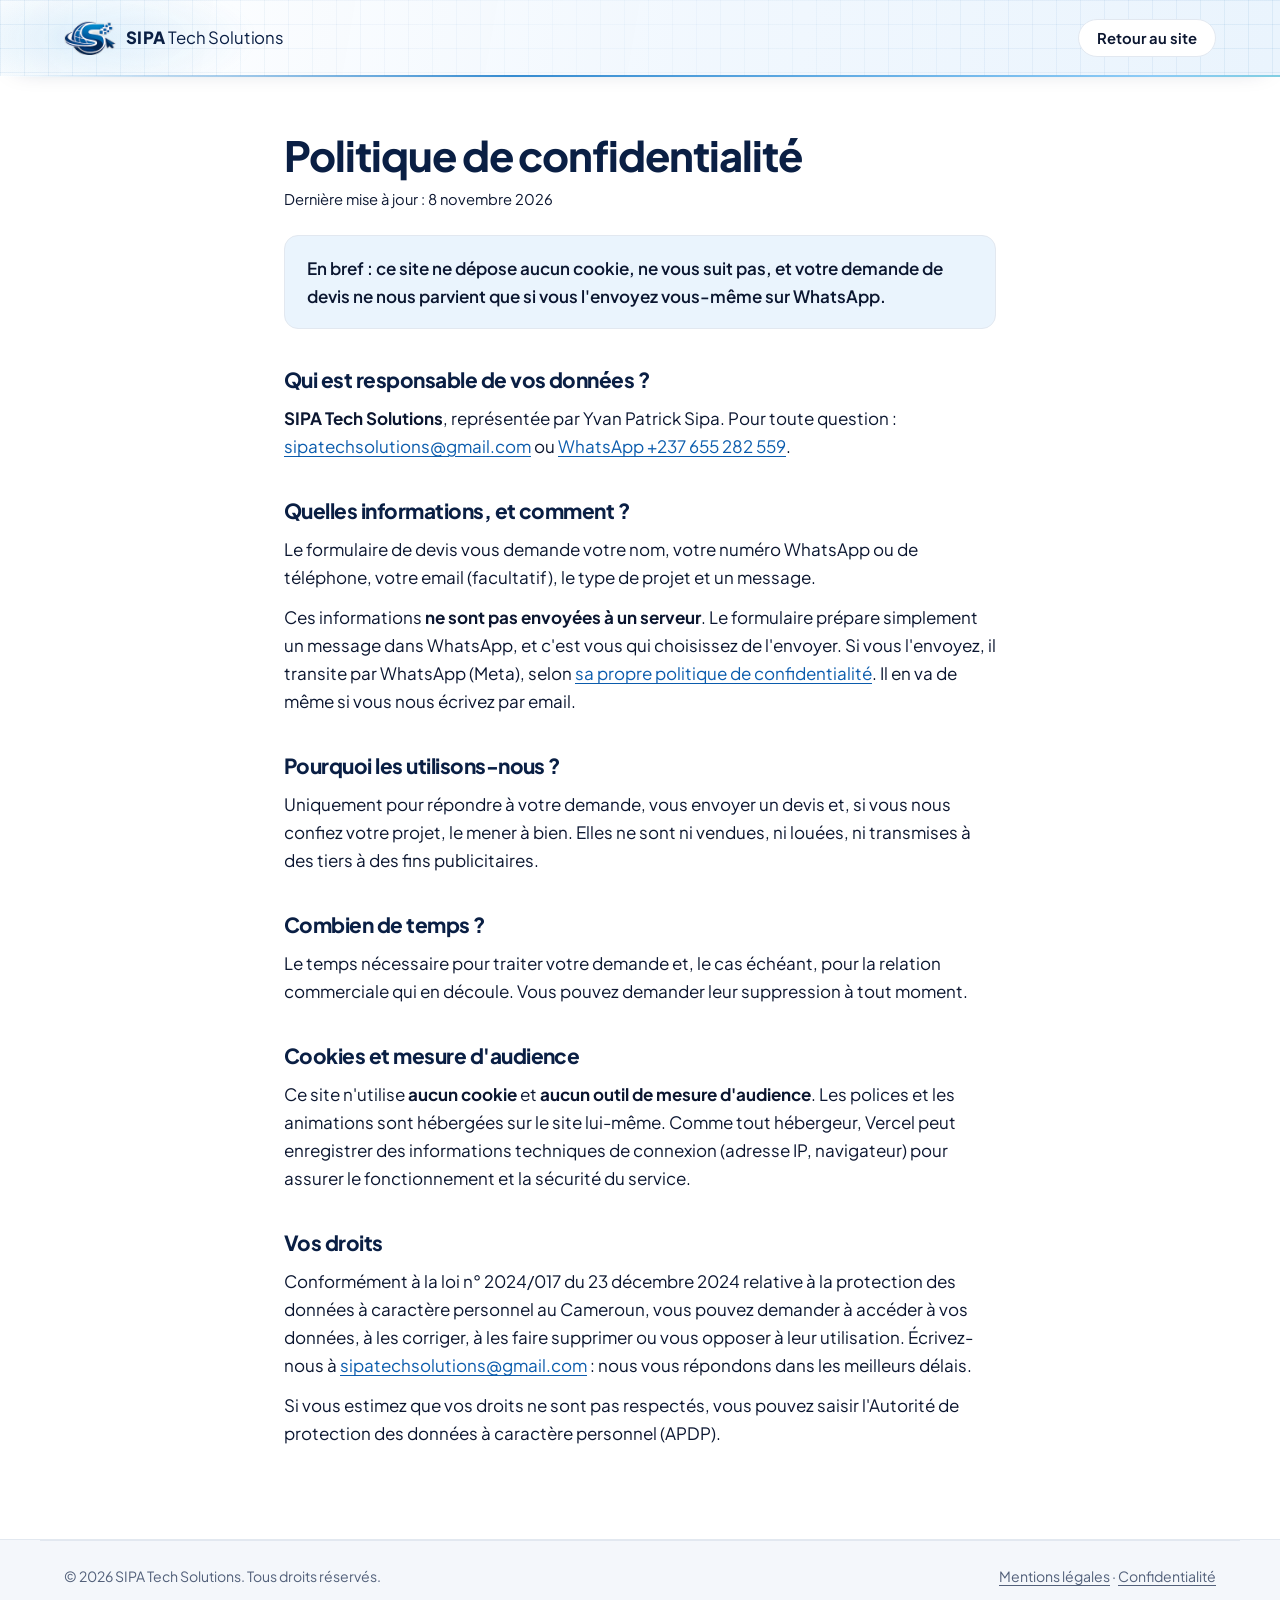
<file: confidentialite.html>
<!DOCTYPE html>
<html lang="fr">
<head>
  <meta charset="UTF-8" />
  <meta name="viewport" content="width=device-width, initial-scale=1.0" />
  <title>Politique de confidentialité — SIPA Tech Solutions</title>
  <meta name="description" content="Comment SIPA Tech Solutions traite les informations que vous lui transmettez." />
  <link rel="canonical" href="https://sipatechsolutions.vercel.app/confidentialite.html" />
  <link rel="icon" type="image/png" sizes="32x32" href="assets/brand/icon-32.png" />
  <link rel="stylesheet" href="styles.css" />
</head>
<body class="legal-body">
  <header class="site-header scrolled">
    <div class="container header-inner">
      <a href="./" class="brand" aria-label="SIPA Tech Solutions — accueil">
        <img src="assets/brand/logo-icon.png" alt="" class="brand-icon" width="58" height="39" />
        <span class="brand-text"><strong>SIPA</strong> Tech Solutions</span>
      </a>
      <a href="./" class="btn btn-ghost btn-sm">Retour au site</a>
    </div>
  </header>

  <main class="container legal">
    <h1>Politique de confidentialité</h1>
    <p class="legal-date">Dernière mise à jour : 8 novembre 2026</p>

    <p class="legal-lead">En bref : ce site ne dépose aucun cookie, ne vous suit pas, et votre demande de devis ne nous parvient que si vous l'envoyez vous-même sur WhatsApp.</p>

    <h2>Qui est responsable de vos données&nbsp;?</h2>
    <p><strong>SIPA Tech Solutions</strong>, représentée par Yvan Patrick Sipa. Pour toute question : <a href="mailto:sipatechsolutions@gmail.com">sipatechsolutions@gmail.com</a> ou <a href="https://wa.me/237655282559">WhatsApp +237 655 282 559</a>.</p>

    <h2>Quelles informations, et comment&nbsp;?</h2>
    <p>Le formulaire de devis vous demande votre nom, votre numéro WhatsApp ou de téléphone, votre email (facultatif), le type de projet et un message.</p>
    <p>Ces informations <strong>ne sont pas envoyées à un serveur</strong>. Le formulaire prépare simplement un message dans WhatsApp, et c'est vous qui choisissez de l'envoyer. Si vous l'envoyez, il transite par WhatsApp (Meta), selon <a href="https://www.whatsapp.com/legal/privacy-policy" rel="noopener">sa propre politique de confidentialité</a>. Il en va de même si vous nous écrivez par email.</p>

    <h2>Pourquoi les utilisons-nous&nbsp;?</h2>
    <p>Uniquement pour répondre à votre demande, vous envoyer un devis et, si vous nous confiez votre projet, le mener à bien. Elles ne sont ni vendues, ni louées, ni transmises à des tiers à des fins publicitaires.</p>

    <h2>Combien de temps&nbsp;?</h2>
    <p>Le temps nécessaire pour traiter votre demande et, le cas échéant, pour la relation commerciale qui en découle. Vous pouvez demander leur suppression à tout moment.</p>

    <h2>Cookies et mesure d'audience</h2>
    <p>Ce site n'utilise <strong>aucun cookie</strong> et <strong>aucun outil de mesure d'audience</strong>. Les polices et les animations sont hébergées sur le site lui-même. Comme tout hébergeur, Vercel peut enregistrer des informations techniques de connexion (adresse IP, navigateur) pour assurer le fonctionnement et la sécurité du service.</p>

    <h2>Vos droits</h2>
    <p>Conformément à la loi n° 2024/017 du 23 décembre 2024 relative à la protection des données à caractère personnel au Cameroun, vous pouvez demander à accéder à vos données, à les corriger, à les faire supprimer ou vous opposer à leur utilisation. Écrivez-nous à <a href="mailto:sipatechsolutions@gmail.com">sipatechsolutions@gmail.com</a> : nous vous répondons dans les meilleurs délais.</p>
    <p>Si vous estimez que vos droits ne sont pas respectés, vous pouvez saisir l'Autorité de protection des données à caractère personnel (APDP).</p>
  </main>

  <footer class="site-footer">
    <div class="container footer-bottom">
      <span>© 2026 SIPA Tech Solutions. Tous droits réservés.</span>
      <span class="footer-legal"><a href="mentions-legales.html">Mentions légales</a> · <a href="confidentialite.html">Confidentialité</a></span>
    </div>
  </footer>
</body>
</html>
</file>
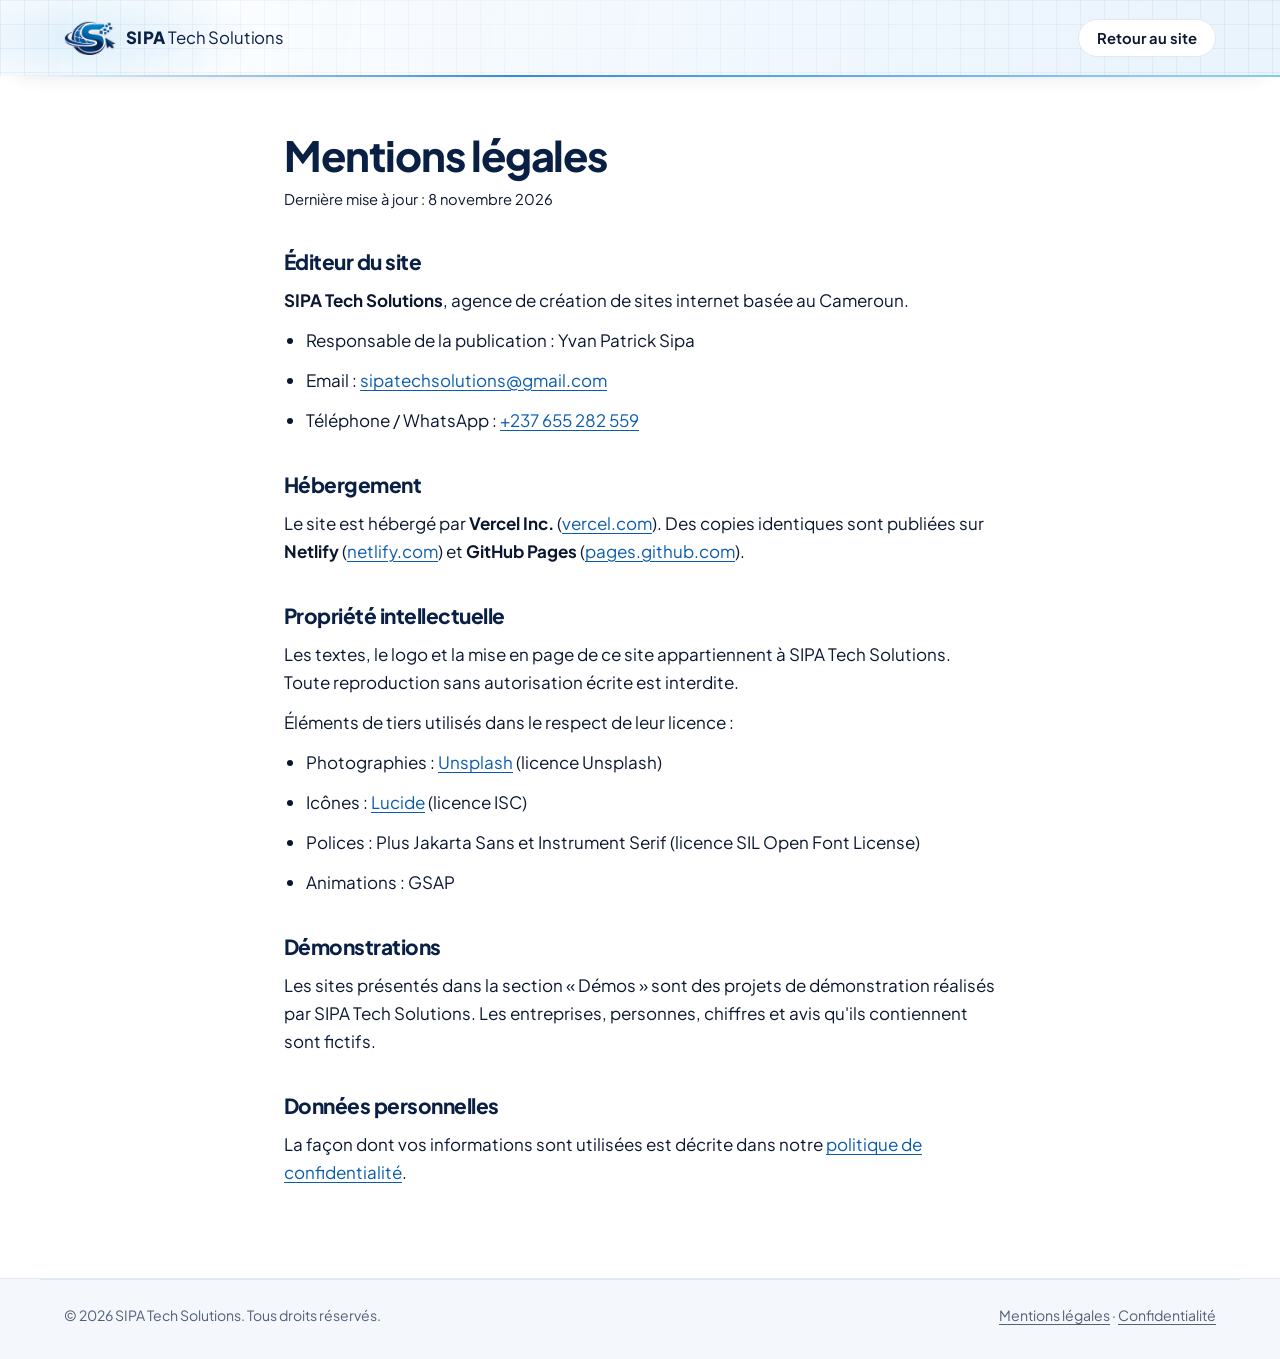
<file: mentions-legales.html>
<!DOCTYPE html>
<html lang="fr">
<head>
  <meta charset="UTF-8" />
  <meta name="viewport" content="width=device-width, initial-scale=1.0" />
  <title>Mentions légales — SIPA Tech Solutions</title>
  <meta name="description" content="Mentions légales du site de SIPA Tech Solutions, agence web au Cameroun." />
  <link rel="canonical" href="https://sipatechsolutions.vercel.app/mentions-legales.html" />
  <link rel="icon" type="image/png" sizes="32x32" href="assets/brand/icon-32.png" />
  <link rel="stylesheet" href="styles.css" />
</head>
<body class="legal-body">
  <header class="site-header scrolled">
    <div class="container header-inner">
      <a href="./" class="brand" aria-label="SIPA Tech Solutions — accueil">
        <img src="assets/brand/logo-icon.png" alt="" class="brand-icon" width="58" height="39" />
        <span class="brand-text"><strong>SIPA</strong> Tech Solutions</span>
      </a>
      <a href="./" class="btn btn-ghost btn-sm">Retour au site</a>
    </div>
  </header>

  <main class="container legal">
    <h1>Mentions légales</h1>
    <p class="legal-date">Dernière mise à jour : 8 novembre 2026</p>

    <h2>Éditeur du site</h2>
    <p><strong>SIPA Tech Solutions</strong>, agence de création de sites internet basée au Cameroun.</p>
    <ul>
      <li>Responsable de la publication : Yvan Patrick Sipa</li>
      <li>Email : <a href="mailto:sipatechsolutions@gmail.com">sipatechsolutions@gmail.com</a></li>
      <li>Téléphone / WhatsApp : <a href="https://wa.me/237655282559">+237 655 282 559</a></li>
    </ul>

    <h2>Hébergement</h2>
    <p>Le site est hébergé par <strong>Vercel Inc.</strong> (<a href="https://vercel.com" rel="noopener">vercel.com</a>). Des copies identiques sont publiées sur <strong>Netlify</strong> (<a href="https://www.netlify.com" rel="noopener">netlify.com</a>) et <strong>GitHub Pages</strong> (<a href="https://pages.github.com" rel="noopener">pages.github.com</a>).</p>

    <h2>Propriété intellectuelle</h2>
    <p>Les textes, le logo et la mise en page de ce site appartiennent à SIPA Tech Solutions. Toute reproduction sans autorisation écrite est interdite.</p>
    <p>Éléments de tiers utilisés dans le respect de leur licence :</p>
    <ul>
      <li>Photographies : <a href="https://unsplash.com/license" rel="noopener">Unsplash</a> (licence Unsplash)</li>
      <li>Icônes : <a href="https://lucide.dev" rel="noopener">Lucide</a> (licence ISC)</li>
      <li>Polices : Plus Jakarta Sans et Instrument Serif (licence SIL Open Font License)</li>
      <li>Animations : GSAP</li>
    </ul>

    <h2>Démonstrations</h2>
    <p>Les sites présentés dans la section « Démos » sont des projets de démonstration réalisés par SIPA Tech Solutions. Les entreprises, personnes, chiffres et avis qu'ils contiennent sont fictifs.</p>

    <h2>Données personnelles</h2>
    <p>La façon dont vos informations sont utilisées est décrite dans notre <a href="confidentialite.html">politique de confidentialité</a>.</p>
  </main>

  <footer class="site-footer">
    <div class="container footer-bottom">
      <span>© 2026 SIPA Tech Solutions. Tous droits réservés.</span>
      <span class="footer-legal"><a href="mentions-legales.html">Mentions légales</a> · <a href="confidentialite.html">Confidentialité</a></span>
    </div>
  </footer>
</body>
</html>
</file>
<file: styles.css>
/* ========================================================================
   SIPA Tech Solutions — feuille de style (refonte v2)
   Thème clair, palette tirée du logo, polices auto-hébergées.
   ===================================================================== */

/* ---------- Polices ---------- */
@font-face {
  font-family: 'Plus Jakarta Sans'; font-style: normal; font-weight: 200 800;
  font-display: swap; src: url('assets/fonts/plus-jakarta-sans.woff2') format('woff2');
}
@font-face {
  font-family: 'Instrument Serif'; font-style: italic; font-weight: 400;
  font-display: swap; src: url('assets/fonts/instrument-serif-italic.woff2') format('woff2');
}
@font-face {
  font-family: 'JetBrains Mono'; font-style: normal; font-weight: 100 800;
  font-display: swap; src: url('assets/fonts/jetbrains-mono.woff2') format('woff2');
}

/* ---------- Jetons ---------- */
:root {
  /* Couleurs du logo */
  --navy:    #0a1f44;
  --navy-2:  #0f2c5c;
  --blue:    #0b5cad;
  --blue-2:  #1478c8;
  --sky:     #3aa0e6;
  --sky-50:  #eaf4fd;

  --bg:      #ffffff;
  --tint:    #f4f7fb;
  --ink:     #0b1630;
  --muted:   #52607a;
  --line:    #e2e8f0;
  --wa:      #1fae5b;
  --wa-dark: #178a48;

  --radius:    22px;
  --radius-sm: 14px;
  --shadow-sm: 0 1px 2px rgba(10,31,68,.06), 0 4px 14px -6px rgba(10,31,68,.10);
  --shadow:    0 2px 4px rgba(10,31,68,.04), 0 24px 60px -24px rgba(10,31,68,.28);
  --maxw:      1200px;
  --ease:      cubic-bezier(.22,.61,.36,1);
  --font:      'Plus Jakarta Sans', system-ui, -apple-system, 'Segoe UI', sans-serif;
  --serif:     'Instrument Serif', Georgia, serif;
  --mono:      'JetBrains Mono', ui-monospace, 'Cascadia Code', Consolas, monospace;
  --glow:      linear-gradient(110deg, #7cc4f5 0%, #3aa0e6 40%, #34d27b 100%);
}

/* ---------- Base ---------- */
*, *::before, *::after { box-sizing: border-box; }
* { margin: 0; padding: 0; }
html { scroll-behavior: smooth; scroll-padding-top: 84px; }
body {
  font-family: var(--font); font-size: 1.0625rem; line-height: 1.65;
  color: var(--ink); background: var(--bg);
  -webkit-font-smoothing: antialiased; overflow-x: hidden;
}
img { max-width: 100%; height: auto; display: block; }
a { color: inherit; text-decoration: none; }
ul, ol { list-style: none; }
h1, h2, h3, h4 { line-height: 1.1; letter-spacing: -0.025em; font-weight: 750; }
em { font-family: var(--serif); font-style: italic; font-weight: 400; letter-spacing: 0; color: var(--blue); }
strong { font-weight: 700; }
:focus-visible { outline: 3px solid var(--sky); outline-offset: 3px; border-radius: 6px; }

.container { width: 100%; max-width: var(--maxw); margin-inline: auto; padding-inline: 24px; }
.ic { width: 1.15em; height: 1.15em; flex: none; }

.skip-link { position: absolute; left: 16px; top: -60px; z-index: 2000; background: var(--navy); color: #fff;
  padding: 10px 16px; border-radius: 10px; transition: top .2s; }
.skip-link:focus { top: 16px; }

.scroll-progress { position: fixed; inset: 0 auto auto 0; height: 3px; width: 0; z-index: 1001;
  background: linear-gradient(90deg, var(--blue), var(--sky)); }

/* ---------- Boutons ---------- */
.btn { display: inline-flex; align-items: center; justify-content: center; gap: .55em;
  font: 650 1rem/1 var(--font); padding: 15px 24px; border-radius: 999px; border: 1.5px solid transparent;
  cursor: pointer; transition: transform .25s var(--ease), box-shadow .25s var(--ease), background .25s, color .25s, border-color .25s;
  white-space: nowrap; }
.btn:hover { transform: translateY(-2px); }
.btn:active { transform: translateY(0); }
.btn-sm { padding: 11px 18px; font-size: .925rem; }
.btn-block { width: 100%; }
.btn-primary { background: var(--blue); color: #fff; box-shadow: 0 10px 24px -10px rgba(11,92,173,.7); }
.btn-primary:hover { background: var(--navy-2); }
.btn-ghost { background: #fff; color: var(--ink); border-color: var(--line); }
.btn-ghost:hover { border-color: var(--ink); }
.btn-wa { background: var(--wa); color: #fff; box-shadow: 0 10px 24px -10px rgba(31,174,91,.75); }
.btn-wa:hover { background: var(--wa-dark); }
.btn .ic { transition: transform .25s var(--ease); }
.btn-ghost:hover .ic, .btn-primary:hover .ic { transform: translateX(3px); }

/* ---------- En-tête ---------- */
.site-header { position: sticky; top: 0; z-index: 1000; background: rgba(255,255,255,.82);
  backdrop-filter: saturate(1.6) blur(14px); -webkit-backdrop-filter: saturate(1.6) blur(14px);
  border-bottom: 1px solid transparent; transition: border-color .3s, box-shadow .3s; }
.site-header.scrolled { border-color: var(--line); box-shadow: 0 6px 24px -18px rgba(10,31,68,.35); }
.header-inner { display: flex; align-items: center; justify-content: space-between; height: 76px; gap: 24px; }
.brand { display: flex; align-items: center; gap: 10px; }
.brand-icon { width: 52px; height: auto; }
.brand-text { font-size: 1.05rem; color: var(--navy); letter-spacing: -.01em; white-space: nowrap; }
.brand-text strong { font-weight: 800; letter-spacing: .02em; }
.nav { display: flex; align-items: center; gap: 30px; font-weight: 550; font-size: .97rem; color: var(--muted); }
.nav a:not(.btn) { position: relative; transition: color .2s; }
.nav a:not(.btn):hover { color: var(--ink); }
.nav a:not(.btn)::after { content: ''; position: absolute; left: 0; right: 0; bottom: -6px; height: 2px; border-radius: 2px;
  background: var(--blue); transform: scaleX(0); transition: transform .25s var(--ease); }
.nav a:not(.btn):hover::after, .nav a.active::after { transform: scaleX(1); }
.nav a.active { color: var(--ink); }
.menu-toggle { display: none; width: 44px; height: 44px; border: 1px solid var(--line); background: #fff; border-radius: 12px;
  cursor: pointer; flex-direction: column; justify-content: center; align-items: center; gap: 6px; }
.menu-toggle span { display: block; width: 18px; height: 2px; background: var(--ink); border-radius: 2px; transition: transform .3s var(--ease); }
.menu-toggle.open span:first-child { transform: translateY(4px) rotate(45deg); }
.menu-toggle.open span:last-child { transform: translateY(-4px) rotate(-45deg); }

/* ---------- Hero ---------- */
.hero { position: relative; isolation: isolate; padding: 88px 0 112px; overflow: hidden; color: #fff; }
.hero-bg { position: absolute; inset: 0; z-index: -1;
  background:
    linear-gradient(100deg, rgba(8,24,54,.96) 0%, rgba(10,31,68,.88) 42%, rgba(10,31,68,.55) 75%, rgba(10,31,68,.35) 100%),
    url('assets/photos/hero.webp') center 30% / cover no-repeat; }
.hero-bg::after { content: ''; position: absolute; inset: 0;
  background: radial-gradient(700px 420px at 80% 30%, rgba(58,160,230,.28), transparent 70%); }
.hero-grid { display: grid; grid-template-columns: 1.02fr 1fr; gap: 56px; align-items: center; }
.pill { display: inline-flex; align-items: center; gap: 10px; padding: 7px 14px 7px 10px; border-radius: 999px;
  background: rgba(255,255,255,.1); border: 1px solid rgba(255,255,255,.22); font-size: .87rem; font-weight: 600; color: #fff;
  backdrop-filter: blur(8px); -webkit-backdrop-filter: blur(8px); }
.pill-dot { width: 8px; height: 8px; border-radius: 50%; background: #34d27b; box-shadow: 0 0 0 4px rgba(52,210,123,.25); }
.hero-title { font-size: clamp(2.3rem, 4.6vw, 3.6rem); margin: 22px 0 20px; color: #fff; }
.hero-title em { font-size: 1.08em; color: #7cc4f5; }
.hero-lead { font-size: 1.15rem; color: #c9d6ea; max-width: 34em; }
.hero-cta { display: flex; flex-wrap: wrap; gap: 12px; margin: 32px 0 26px; }
.hero .btn-ghost { background: rgba(255,255,255,.08); color: #fff; border-color: rgba(255,255,255,.35); }
.hero .btn-ghost:hover { background: #fff; color: var(--navy); border-color: #fff; }
.hero-proof { display: flex; flex-wrap: wrap; gap: 10px 22px; font-size: .94rem; font-weight: 600; color: #e6eef9; }
.hero-proof li { display: flex; align-items: center; gap: 7px; }
.hero-proof .ic { color: #34d27b; width: 1.05em; height: 1.05em; stroke-width: 3; }

.hero-visual { position: relative; aspect-ratio: 1 / .86; }
.browser { position: absolute; border-radius: 16px; overflow: hidden; background: #fff; border: 1px solid var(--line); box-shadow: var(--shadow); }
.browser img { width: 100%; aspect-ratio: 16/10; object-fit: cover; object-position: top; }
.browser-bar { display: flex; align-items: center; gap: 6px; padding: 10px 14px; background: #f3f6fa; border-bottom: 1px solid var(--line); }
.browser-bar i { width: 10px; height: 10px; border-radius: 50%; background: #d4dbe5; }
.browser-bar i:first-child { background: #ff6159; } .browser-bar i:nth-child(2) { background: #ffbd2e; } .browser-bar i:nth-child(3) { background: #28c940; }
.browser-bar span { margin-left: 12px; flex: 1; max-width: 240px; font-size: .75rem; color: var(--muted); background: #fff; border: 1px solid var(--line);
  border-radius: 999px; padding: 3px 12px; }
.browser-back { width: 78%; right: 0; top: 0; transform: rotate(2.5deg); opacity: .95; }
.browser-front { width: 84%; left: 0; bottom: 0; }
.float-chip { position: absolute; display: flex; align-items: center; gap: 8px; padding: 10px 16px; border-radius: 14px; background: #fff;
  border: 1px solid var(--line); box-shadow: var(--shadow); font-size: .88rem; font-weight: 650; color: var(--navy); white-space: nowrap; }
.float-chip .ic { color: var(--blue); }
.chip-a { left: -18px; top: 18%; animation: floaty 6s ease-in-out infinite; }
.chip-b { right: -10px; bottom: 12%; animation: floaty 7s ease-in-out -2s infinite; }
@keyframes floaty { 50% { transform: translateY(-10px); } }

/* ---------- Bande défilante ---------- */
.marquee { overflow: hidden; border-block: 1px solid var(--line); background: var(--navy); color: #fff; padding: 18px 0; }
.marquee-track { display: flex; width: max-content; animation: marquee 38s linear infinite; }
.marquee span { display: flex; align-items: center; font-weight: 650; font-size: 1.05rem; letter-spacing: .01em; padding-right: 48px; white-space: nowrap; }
.marquee span::after { content: '✦'; color: var(--sky); margin-left: 48px; font-size: .8em; }
@keyframes marquee { to { transform: translateX(-50%); } }

/* ---------- Sections ---------- */
.section { padding: 112px 0; position: relative; }
.section-tint { background: var(--tint); }
.section-dark { background: var(--navy); color: #fff; }
/* Sections avec photo de fond voilée */
.section-photo { isolation: isolate; }
.section-photo::before { content: ''; position: absolute; inset: 0; z-index: -1;
  background: linear-gradient(180deg, rgba(10,31,68,.93), rgba(8,24,54,.88)), var(--bg) center / cover no-repeat; }
.section-photo-light::before {
  background: linear-gradient(180deg, rgba(244,247,251,.93), rgba(244,247,251,.86) 50%, rgba(244,247,251,.95)), var(--bg) center / cover no-repeat; }
.section-head { max-width: 720px; margin: 0 auto 60px; text-align: center; }
.section-head-left { text-align: left; margin: 0 0 40px; }
.kicker { display: inline-block; font-size: .8rem; font-weight: 750; letter-spacing: .14em; text-transform: uppercase; color: var(--blue); margin-bottom: 14px; }
.section-head h2 { font-size: clamp(2rem, 4vw, 3.1rem); color: var(--navy); margin-bottom: 16px; }
.section-head p { color: var(--muted); font-size: 1.08rem; }
.section-head .btn { margin-top: 26px; }
.section-dark .section-head h2 { color: #fff; }
.section-dark .section-head p { color: #b6c4dc; }
.section-dark .kicker, .section-dark em { color: var(--sky); }

/* ---------- Services (bento) ---------- */
.bento { display: grid; grid-template-columns: repeat(3, 1fr); gap: 20px; }
.tile { position: relative; padding: 32px; border-radius: var(--radius); background: #fff; border: 1px solid var(--line);
  transition: transform .35s var(--ease), box-shadow .35s var(--ease), border-color .35s; overflow: hidden; }
.tile:hover { transform: translateY(-4px); box-shadow: var(--shadow); border-color: transparent; }
.tile-wide { grid-column: span 2; display: grid; grid-template-columns: 1.2fr 1fr; gap: 28px; padding: 0; background: linear-gradient(135deg, var(--sky-50), #fff 70%); }
.tile-wide .tile-body { padding: 36px 0 36px 36px; display: flex; flex-direction: column; justify-content: center; }
.tile-img { position: relative; overflow: hidden; min-height: 300px; }
.tile-img img, .tile-media img { width: 100%; height: 100%; object-fit: cover; transition: transform .8s var(--ease); }
.tile-img img { position: absolute; inset: 0; }
.tile:hover .tile-img img, .tile:hover .tile-media img { transform: scale(1.05); }
/* Cartes avec photo en tête */
.tile-photo { padding: 0; display: flex; flex-direction: column; }
.tile-media { aspect-ratio: 16 / 10; overflow: hidden; }
.tile-photo .tile-body { position: relative; padding: 0 28px 30px; }
.tile-photo .tile-ico { margin: -26px 0 18px; background: #fff; box-shadow: var(--shadow-sm); border: 1px solid var(--line); position: relative; }
/* Bandeau maintenance avec photo à droite */
.tile-band { position: relative; overflow: hidden; }
.tile-band > *:not(.tile-band-bg) { position: relative; z-index: 1; }
.tile-band-bg { position: absolute; top: 0; right: 0; width: 46%; height: 100%; max-width: none; object-fit: cover;
  -webkit-mask-image: linear-gradient(90deg, transparent, #000 45%); mask-image: linear-gradient(90deg, transparent, #000 45%); }
.tile-band > div { max-width: 44%; }
.tile-band .btn { margin-right: auto; }
.tile-ico { display: grid; place-items: center; width: 52px; height: 52px; border-radius: 15px; margin-bottom: 22px;
  background: var(--sky-50); color: var(--blue); }
.tile-ico .ic { width: 26px; height: 26px; }
.tile-wide .tile-ico { background: #fff; box-shadow: var(--shadow-sm); }
.tile h3 { font-size: 1.3rem; margin-bottom: 10px; color: var(--navy); }
.tile-wide h3 { font-size: 1.7rem; }
.tile p { color: var(--muted); font-size: 1rem; }
.tile-band { grid-column: 1 / -1; display: flex; align-items: center; gap: 24px; background: linear-gradient(90deg, var(--sky-50), #fff 60%); }
.tile-band .tile-ico { margin: 0; flex: none; }
.tile-band > div { flex: 1; }
.tile-band p { max-width: 46em; }
.tags { display: flex; flex-wrap: wrap; gap: 8px; margin-top: 20px; }
.tags li { font-size: .82rem; font-weight: 650; color: var(--navy); background: #fff; border: 1px solid var(--line); border-radius: 999px; padding: 5px 12px; }

/* ---------- Pour qui ---------- */
.segments { display: grid; grid-template-columns: repeat(3, 1fr); gap: 20px; }
/* Carte photo : image en fond, degrade sombre en bas, texte blanc */
.segment { position: relative; isolation: isolate; overflow: hidden; display: flex; flex-direction: column; justify-content: flex-end; gap: 14px;
  min-height: 300px; padding: 26px; border-radius: var(--radius); color: #fff; background: var(--navy);
  box-shadow: var(--shadow-sm); transition: transform .4s var(--ease), box-shadow .4s var(--ease); }
.segment::after { content: ''; position: absolute; inset: 0; z-index: -1;
  background: linear-gradient(180deg, rgba(8,24,54,.05) 0%, rgba(8,24,54,.35) 40%, rgba(8,24,54,.92) 100%); transition: background .4s var(--ease); }
.segment-img { position: absolute; inset: 0; z-index: -2; width: 100%; height: 100%; object-fit: cover; transition: transform 1s var(--ease); }
.segment:hover { transform: translateY(-6px); box-shadow: var(--shadow); }
.segment:hover .segment-img { transform: scale(1.07); }
.segment:hover::after { background: linear-gradient(180deg, rgba(11,92,173,.15) 0%, rgba(8,24,54,.45) 40%, rgba(8,24,54,.95) 100%); }
.segment .tile-ico { margin: 0; flex: none; width: 46px; height: 46px; background: rgba(255,255,255,.16); color: #fff;
  border: 1px solid rgba(255,255,255,.3); backdrop-filter: blur(8px); -webkit-backdrop-filter: blur(8px); }
.segment h3 { font-size: 1.25rem; color: #fff; margin-bottom: 6px; }
.segment p { color: #dbe5f3; font-size: .96rem; }

/* ---------- Démos ---------- */
.demos { display: grid; grid-template-columns: repeat(2, 1fr); gap: 24px; }
.demo { display: flex; flex-direction: column; border-radius: var(--radius); background: #fff; border: 1px solid var(--line); overflow: hidden;
  transition: transform .35s var(--ease), box-shadow .35s var(--ease); }
.demo:hover { transform: translateY(-6px); box-shadow: var(--shadow); }
.demo-lg { grid-column: span 2; }
.demo-frame { overflow: hidden; background: var(--tint); border-bottom: 1px solid var(--line); }
.demo-frame img { width: 100%; aspect-ratio: 16/10; object-fit: cover; object-position: top; transition: transform .8s var(--ease); }
.demo-lg .demo-frame img { aspect-ratio: 16/8; }
.demo:hover .demo-frame img { transform: scale(1.035); }
.demo-info { display: flex; align-items: center; justify-content: space-between; gap: 20px; padding: 22px 26px 26px; }
.demo-cat { font-size: .8rem; font-weight: 700; color: var(--blue); letter-spacing: .04em; }
.demo h3 { font-size: 1.35rem; color: var(--navy); margin: 4px 0 6px; }
.demo p { color: var(--muted); font-size: .97rem; }
.demo-go { display: grid; place-items: center; flex: none; width: 48px; height: 48px; border-radius: 50%; border: 1px solid var(--line); color: var(--navy);
  transition: background .3s, color .3s, transform .3s var(--ease); }
.demo:hover .demo-go { background: var(--blue); color: #fff; border-color: var(--blue); transform: rotate(45deg); }

/* ---------- Engagements ---------- */
.why { display: grid; grid-template-columns: .9fr 1.1fr; gap: 72px; align-items: center; }
.why-media { position: relative; }
.why-media img { width: 100%; aspect-ratio: 4/5; object-fit: cover; border-radius: var(--radius); box-shadow: var(--shadow); }
.why-quote { position: absolute; left: -24px; bottom: 32px; display: flex; align-items: center; gap: 12px; max-width: 290px; padding: 18px 22px;
  border-radius: 18px; background: var(--navy); color: #fff; box-shadow: var(--shadow); font-weight: 650; }
.why-quote .ic { width: 28px; height: 28px; color: var(--sky); }
.stats { display: grid; grid-template-columns: repeat(2, 1fr); gap: 16px; }
.stat { padding: 26px; border-radius: var(--radius-sm); border: 1px solid var(--line); background: #fff; }
.stat strong { display: block; font-size: 2.4rem; font-weight: 800; letter-spacing: -.03em; color: var(--blue); line-height: 1; margin-bottom: 10px; }
.stat > span { color: var(--muted); font-size: .97rem; }

/* ---------- Méthode ---------- */
.steps { display: grid; grid-template-columns: repeat(4, 1fr); gap: 20px; counter-reset: step; position: relative; }
.steps::before { content: ''; position: absolute; top: 50px; left: 10%; right: 10%; height: 1px;
  background: linear-gradient(90deg, transparent, rgba(58,160,230,.6), transparent); }
.step { position: relative; padding: 30px 26px; border-radius: var(--radius); background: rgba(255,255,255,.04); border: 1px solid rgba(255,255,255,.1);
  transition: background .3s, border-color .3s; }
.step:hover { background: rgba(255,255,255,.07); border-color: rgba(58,160,230,.45); }
.step-num { position: absolute; top: 22px; right: 24px; font-size: .85rem; font-weight: 750; color: #6f86ad; }
.step > .ic { width: 44px; height: 44px; padding: 10px; border-radius: 12px; background: rgba(58,160,230,.15); color: var(--sky); margin-bottom: 22px; }
.step h3 { font-size: 1.2rem; margin-bottom: 10px; }
.step p { color: #b6c4dc; font-size: .97rem; }

/* ---------- Tarifs ---------- */
.pricing { display: grid; grid-template-columns: repeat(3, 1fr); gap: 22px; align-items: stretch; }
.plan { position: relative; display: flex; flex-direction: column; padding: 36px 32px; border-radius: var(--radius); background: #fff; border: 1px solid var(--line); }
.plan h3 { font-size: 1.35rem; color: var(--navy); }
.plan-desc { color: var(--muted); font-size: .97rem; margin: 8px 0 22px; min-height: 3em; }
.plan-price { font-size: 2.2rem; font-weight: 800; letter-spacing: -.03em; color: var(--navy); line-height: 1.1; padding-bottom: 24px; margin-bottom: 24px; border-bottom: 1px solid var(--line); }
.plan-price small { display: block; font-size: .85rem; font-weight: 600; color: var(--muted); letter-spacing: 0; margin-bottom: 4px; }
.plan-price span { font-size: 1rem; font-weight: 700; color: var(--muted); letter-spacing: 0; }
.plan ul { display: grid; gap: 12px; margin-bottom: 32px; flex: 1; }
.plan li { display: flex; gap: 10px; font-size: .98rem; }
.plan li .ic { color: var(--blue); stroke-width: 3; margin-top: .25em; width: 1em; height: 1em; }
.plan-featured { background: var(--navy); border-color: var(--navy); color: #fff; box-shadow: 0 40px 80px -40px rgba(10,31,68,.8); transform: translateY(-12px); }
.plan-featured h3, .plan-featured .plan-price { color: #fff; }
.plan-featured .plan-desc { color: #b6c4dc; }
.plan-featured .plan-price { border-color: rgba(255,255,255,.14); }
.plan-featured li .ic { color: var(--sky); }
.plan-featured .btn-primary { background: #fff; color: var(--navy); box-shadow: none; }
.plan-featured .btn-primary:hover { background: var(--sky-50); }
.plan-badge { position: absolute; top: -14px; left: 32px; display: inline-flex; align-items: center; gap: 6px; padding: 6px 14px; border-radius: 999px;
  background: linear-gradient(135deg, var(--sky), var(--blue)); color: #fff; font-size: .8rem; font-weight: 700; }
.plan-badge .ic { width: .95em; height: .95em; fill: currentColor; }
.plan-price .plan-split { display: block; margin: 8px 0 0; font-size: .8rem; font-weight: 600; color: var(--blue); letter-spacing: 0; }
.guarantees { margin: 40px auto 0; max-width: 880px; padding: 28px 32px; border-radius: var(--radius); background: #fff; border: 1px solid var(--line); box-shadow: var(--shadow-sm); }
.guarantees h3 { font-size: 1.15rem; color: var(--navy); margin-bottom: 16px; }
.guarantees ul { display: grid; grid-template-columns: 1fr 1fr; gap: 12px 28px; }
.guarantees li { display: flex; gap: 10px; align-items: flex-start; font-size: .97rem; color: var(--ink); }
.guarantees li .ic { color: var(--wa); stroke-width: 3; margin-top: .2em; width: 1.05em; height: 1.05em; }
.pay-note { display: flex; align-items: center; justify-content: center; flex-wrap: wrap; gap: 10px; margin-top: 44px; text-align: center; color: var(--muted); font-size: .97rem; }
.pay-note .ic { color: var(--blue); }

/* ---------- FAQ ---------- */
.faq-grid { display: grid; grid-template-columns: .8fr 1.2fr; gap: 64px; align-items: start; }
.faq-grid .section-head { position: sticky; top: 110px; }
.faq-photo { position: relative; margin-top: 36px; }
.faq-photo img { width: 100%; aspect-ratio: 4 / 3; object-fit: cover; border-radius: var(--radius); box-shadow: var(--shadow); }
.faq-photo figcaption { position: absolute; left: 16px; bottom: 16px; display: flex; align-items: center; gap: 8px; padding: 10px 14px;
  border-radius: 12px; background: #fff; font-size: .88rem; font-weight: 650; color: var(--navy); box-shadow: var(--shadow-sm); }
.faq-photo figcaption .ic { color: var(--blue); }
.faq { display: grid; gap: 12px; }
.faq details { border-radius: var(--radius-sm); background: #fff; border: 1px solid var(--line); transition: border-color .25s, box-shadow .25s; }
.faq details[open] { border-color: rgba(11,92,173,.35); box-shadow: var(--shadow-sm); }
.faq summary { display: flex; align-items: center; justify-content: space-between; gap: 16px; padding: 20px 24px; cursor: pointer;
  font-weight: 650; font-size: 1.03rem; color: var(--navy); list-style: none; }
.faq summary::-webkit-details-marker { display: none; }
.faq summary .ic { color: var(--muted); transition: transform .3s var(--ease); }
.faq details[open] summary .ic { transform: rotate(180deg); color: var(--blue); }
.faq details p { padding: 0 24px 22px; color: var(--muted); }

/* ---------- Contact ---------- */
.contact-card { display: grid; grid-template-columns: 1fr 1.1fr; gap: 56px; padding: 56px; border-radius: 32px;
  background: radial-gradient(600px 400px at 0% 0%, rgba(58,160,230,.25), transparent 60%),
    linear-gradient(100deg, rgba(10,31,68,.97) 0%, rgba(10,31,68,.9) 50%, rgba(10,31,68,.8) 100%),
    var(--bg, none) center 35% / cover no-repeat, var(--navy); color: #fff; box-shadow: 0 50px 100px -50px rgba(10,31,68,.7); }
.contact-copy h2 { font-size: clamp(2rem, 4vw, 3rem); margin-bottom: 16px; }
.contact-copy em, .kicker-light { color: var(--sky); }
.contact-copy > p { color: #b6c4dc; font-size: 1.08rem; margin-bottom: 34px; }
.contact-methods { display: grid; gap: 12px; }
.contact-methods a, .contact-methods div { display: flex; align-items: center; gap: 14px; padding: 14px 16px; border-radius: 16px;
  border: 1px solid rgba(255,255,255,.1); transition: background .25s, border-color .25s; font-weight: 600; word-break: break-word; }
.contact-methods a:hover { background: rgba(255,255,255,.06); border-color: rgba(58,160,230,.5); }
.contact-methods small { display: block; font-size: .8rem; font-weight: 600; color: #8ea3c4; }
.cm-ico { display: grid; place-items: center; width: 44px; height: 44px; flex: none; border-radius: 12px; background: rgba(58,160,230,.15); color: var(--sky); }
.contact-form { position: relative; padding: 32px; border-radius: 22px; background: #fff; color: var(--ink); display: grid; gap: 16px; }
.field-row { display: grid; grid-template-columns: 1fr 1fr; gap: 16px; }
.field { display: grid; gap: 7px; }
.field label { font-size: .9rem; font-weight: 650; color: var(--navy); }
.field .opt { font-weight: 500; color: var(--muted); }
.field input, .field select, .field textarea { width: 100%; font: inherit; font-size: 1rem; color: var(--ink); padding: 13px 15px; border-radius: 12px;
  border: 1.5px solid var(--line); background: var(--tint); transition: border-color .2s, background .2s, box-shadow .2s; }
.field textarea { resize: vertical; min-height: 110px; }
.field input:focus, .field select:focus, .field textarea:focus { outline: none; border-color: var(--blue); background: #fff; box-shadow: 0 0 0 4px rgba(11,92,173,.12); }
.field.invalid input, .field.invalid textarea { border-color: #d64545; }
.form-hint { text-align: center; font-size: .85rem; color: var(--muted); }
.form-success { position: absolute; inset: 0; z-index: 2; display: flex; flex-direction: column; align-items: center; justify-content: center; gap: 10px;
  text-align: center; padding: 32px; border-radius: 22px; background: #fff; }
.form-success[hidden] { display: none; }
.form-success > .ic { width: 56px; height: 56px; padding: 14px; border-radius: 50%; background: rgba(31,174,91,.12); color: var(--wa); stroke-width: 3; }
.form-success strong { font-size: 1.4rem; color: var(--navy); }
.form-success p { color: var(--muted); max-width: 26em; margin-bottom: 8px; }

/* ---------- Pied de page ---------- */
.site-footer { background: var(--tint); border-top: 1px solid var(--line); padding: 80px 0 32px; }
.footer-grid { display: grid; grid-template-columns: 1.4fr 1fr 1.2fr 1.3fr; gap: 40px; }
.footer-brand img { width: 150px; margin-bottom: 18px; }
.footer-brand p { color: var(--muted); font-size: .95rem; max-width: 26em; }
.footer-col { display: flex; flex-direction: column; gap: 10px; font-size: .95rem; color: var(--muted); }
.footer-col h4 { font-size: .8rem; letter-spacing: .12em; text-transform: uppercase; color: var(--navy); margin-bottom: 6px; }
.footer-col a { transition: color .2s; word-break: break-word; }
.footer-col a:hover { color: var(--blue); }
.footer-bottom { display: flex; justify-content: space-between; flex-wrap: wrap; gap: 12px; margin-top: 56px; padding-top: 24px;
  border-top: 1px solid var(--line); font-size: .88rem; color: var(--muted); }

/* ---------- WhatsApp flottant ---------- */
.wa-float { position: fixed; right: 22px; bottom: 22px; z-index: 900; display: grid; place-items: center; width: 60px; height: 60px; border-radius: 50%;
  background: var(--wa); color: #fff; box-shadow: 0 14px 30px -10px rgba(31,174,91,.8);
  opacity: 0; transform: translateY(20px) scale(.9); pointer-events: none; transition: opacity .35s var(--ease), transform .35s var(--ease), background .25s; }
.wa-float.show { opacity: 1; transform: none; pointer-events: auto; }
.wa-float:hover { background: var(--wa-dark); }
.wa-float svg { width: 32px; height: 32px; }

/* ---------- Pages légales ---------- */
.legal-body .site-footer { padding-top: 0; }
.legal-body .footer-bottom { margin-top: 0; }
.legal { max-width: 760px; padding-top: 56px; padding-bottom: 80px; }
.legal h1 { font-size: clamp(2rem, 4vw, 2.6rem); color: var(--navy); margin-bottom: 8px; }
.legal h2 { font-size: 1.3rem; color: var(--navy); margin: 40px 0 12px; }
.legal p, .legal li { color: var(--ink); margin-bottom: 12px; }
.legal ul { list-style: disc; padding-left: 22px; }
.legal a { color: var(--blue); text-decoration: underline; text-underline-offset: 3px; }
.legal-date { color: var(--muted); font-size: .92rem; }
.legal-lead { margin-top: 24px; padding: 18px 22px; border-radius: var(--radius-sm); background: var(--sky-50); border: 1px solid var(--line); font-weight: 600; }

/* ---------- Barre d'action fixe (mobile uniquement) ---------- */
.mobile-cta { display: none; }
.footer-legal a { text-decoration: underline; text-underline-offset: 3px; }
.form-hint a { text-decoration: underline; text-underline-offset: 3px; }

/* ---------- Apparition (repli sans GSAP) ---------- */
.js .reveal { opacity: 0; transform: translateY(26px); transition: opacity .8s var(--ease), transform .8s var(--ease); }
.js .reveal.in, .gsap-ready .reveal { opacity: 1; transform: none; transition: none; }

/* ==========================================================================
   Couche « tech » : grille animée, halos, police code, lueurs au survol
   ======================================================================= */

/* Petits titres en police code : // nos services */
.kicker { font-family: var(--mono); font-weight: 600; letter-spacing: .06em; text-transform: lowercase; }
.kicker::before { content: '// '; opacity: .55; }

/* En-tête : grille qui défile, halos, ligne de balayage */
.hero-fx { position: absolute; inset: 0; z-index: -1; overflow: hidden; pointer-events: none; }
.fx-grid { position: absolute; inset: -60px 0 0 0;
  background-image: linear-gradient(rgba(124,196,245,.10) 1px, transparent 1px), linear-gradient(90deg, rgba(124,196,245,.10) 1px, transparent 1px);
  background-size: 60px 60px; animation: grid-move 18s linear infinite;
  -webkit-mask-image: radial-gradient(ellipse 75% 70% at 30% 45%, #000 20%, transparent 75%); mask-image: radial-gradient(ellipse 75% 70% at 30% 45%, #000 20%, transparent 75%); }
@keyframes grid-move { to { transform: translateY(60px); } }
.fx-orb { position: absolute; border-radius: 50%; filter: blur(70px); opacity: .55; animation: orb-float 14s ease-in-out infinite; }
.fx-orb-a { width: 420px; height: 420px; left: -120px; top: 10%; background: #1478c8; }
.fx-orb-b { width: 360px; height: 360px; right: 8%; bottom: -120px; background: #34d27b; opacity: .22; animation-delay: -7s; }
@keyframes orb-float { 50% { transform: translate(40px, -30px) scale(1.08); } }
.fx-scan { position: absolute; left: 0; right: 0; height: 120px; top: -120px;
  background: linear-gradient(180deg, transparent, rgba(124,196,245,.07), transparent); animation: scan 7s linear infinite; }
@keyframes scan { to { transform: translateY(1100px); } }

/* Barre d'en-tête : fond clair « tech » (un fond sombre rendrait le logo illisible :
   contraste mesuré 1,8 contre 10,9 sur fond clair) */
.site-header { background: linear-gradient(100deg, rgba(255,255,255,.94) 0%, rgba(240,247,254,.92) 55%, rgba(232,243,253,.92) 100%); }
.site-header::before { content: ''; position: absolute; inset: 0; z-index: -1; pointer-events: none;
  background:
    radial-gradient(240px 90px at 90px 50%, rgba(58,160,230,.18), transparent 70%),
    linear-gradient(rgba(11,92,173,.07) 1px, transparent 1px) 0 0 / 24px 24px,
    linear-gradient(90deg, rgba(11,92,173,.07) 1px, transparent 1px) 0 0 / 24px 24px;
  -webkit-mask-image: linear-gradient(90deg, #000 0%, rgba(0,0,0,.35) 45%, #000 100%); mask-image: linear-gradient(90deg, #000 0%, rgba(0,0,0,.35) 45%, #000 100%); }
.site-header::after { content: ''; position: absolute; left: 0; right: 0; bottom: -1px; height: 2px; pointer-events: none;
  background: linear-gradient(90deg, transparent 0%, #1478c8 20%, #7cc4f5 45%, #34d27b 70%, transparent 100%);
  background-size: 200% 100%; animation: header-line 8s linear infinite; opacity: .85; }
@keyframes header-line { from { background-position: 100% 0; } to { background-position: -100% 0; } }
.site-header.scrolled { border-color: transparent; }

/* Mot clé du titre en dégradé lumineux */
.hero-title em { background: var(--glow); -webkit-background-clip: text; background-clip: text; color: transparent; padding-right: .06em; }
.pill { font-family: var(--mono); font-size: .8rem; letter-spacing: .02em; }

/* Fenêtres de démo inclinées en 3D (pilotées par la souris dans script.js) */
.hero-visual { transform: perspective(1200px) rotateX(var(--rx, 0deg)) rotateY(var(--ry, 0deg)); transition: transform .25s ease-out; transform-style: preserve-3d; }
.browser { box-shadow: 0 2px 4px rgba(0,0,0,.1), 0 40px 80px -30px rgba(0,0,0,.6), 0 0 0 1px rgba(124,196,245,.15); }
.float-chip { font-family: var(--mono); font-size: .8rem; backdrop-filter: blur(10px); -webkit-backdrop-filter: blur(10px); background: rgba(255,255,255,.92); }

/* Halo qui suit la souris sur les cartes */
.tile, .demo, .plan, .stat, .step { position: relative; }
.tile::after, .demo::after, .plan::after, .stat::after, .step::after {
  content: ''; position: absolute; inset: 0; border-radius: inherit; pointer-events: none; z-index: 1; opacity: 0; transition: opacity .3s;
  background: radial-gradient(420px circle at var(--mx, 50%) var(--my, 50%), rgba(58,160,230,.14), transparent 45%); }
.tile:hover::after, .demo:hover::after, .plan:hover::after, .stat:hover::after, .step:hover::after { opacity: 1; }
.tile:hover, .demo:hover, .stat:hover { border-color: rgba(58,160,230,.45); box-shadow: 0 0 0 1px rgba(58,160,230,.25), var(--shadow); }
.step::after { background: radial-gradient(320px circle at var(--mx, 50%) var(--my, 50%), rgba(124,196,245,.16), transparent 50%); }

/* Chiffres en police code et en dégradé */
.stat strong { font-family: var(--mono); font-weight: 700; letter-spacing: -.04em; background: linear-gradient(110deg, var(--blue), var(--sky)); -webkit-background-clip: text; background-clip: text; color: transparent; }
.step-num { font-family: var(--mono); color: var(--sky); opacity: .8; }
.plan-price { font-family: var(--font); }
.marquee span { font-family: var(--mono); font-weight: 500; font-size: .95rem; letter-spacing: .02em; }

/* Formule recommandée : bordure lumineuse qui tourne */
@property --angle { syntax: '<angle>'; initial-value: 0deg; inherits: false; }
/* Anneau de 2 px : le masque ne laisse voir le dégradé que sur le contour */
.plan-featured::before { content: ''; position: absolute; inset: -1px; padding: 2px; border-radius: calc(var(--radius) + 1px); pointer-events: none;
  background: conic-gradient(from var(--angle), #1478c8, #7cc4f5, #34d27b, #1478c8); animation: spin-border 6s linear infinite;
  -webkit-mask: linear-gradient(#000 0 0) content-box, linear-gradient(#000 0 0); -webkit-mask-composite: xor;
  mask: linear-gradient(#000 0 0) content-box exclude, linear-gradient(#000 0 0); }
@keyframes spin-border { to { --angle: 360deg; } }
.plan-featured { box-shadow: 0 0 0 1px rgba(124,196,245,.2), 0 0 60px -12px rgba(58,160,230,.55), 0 40px 80px -40px rgba(10,31,68,.8); }

/* Boutons principaux : légère lueur */
.btn-primary { background: linear-gradient(110deg, var(--blue), var(--blue-2)); }
.btn-primary:hover { box-shadow: 0 0 0 4px rgba(58,160,230,.18), 0 12px 28px -10px rgba(11,92,173,.8); }
.btn-wa:hover { box-shadow: 0 0 0 4px rgba(31,174,91,.2), 0 12px 28px -10px rgba(31,174,91,.8); }

/* Section sombre : grille fine */
.section-dark::after { content: ''; position: absolute; inset: 0; z-index: -1; pointer-events: none;
  background-image: linear-gradient(rgba(124,196,245,.06) 1px, transparent 1px), linear-gradient(90deg, rgba(124,196,245,.06) 1px, transparent 1px);
  background-size: 48px 48px; -webkit-mask-image: radial-gradient(ellipse 70% 60% at 50% 40%, #000, transparent 80%); mask-image: radial-gradient(ellipse 70% 60% at 50% 40%, #000, transparent 80%); }
.section-dark { isolation: isolate; }

/* ---------- Responsive ---------- */
@media (max-width: 1080px) {
  .hero-grid { grid-template-columns: 1fr; gap: 56px; }
  .hero-visual { max-width: 640px; width: 100%; margin-inline: auto; }
  .bento { grid-template-columns: repeat(2, 1fr); }
  .segments { grid-template-columns: repeat(2, 1fr); }
  .why { grid-template-columns: 1fr; gap: 48px; }
  .why-media { max-width: 520px; }
  .steps { grid-template-columns: repeat(2, 1fr); }
  .steps::before { display: none; }
  .pricing { grid-template-columns: 1fr; max-width: 520px; margin-inline: auto; }
  .plan-featured { transform: none; }
  .faq-grid { grid-template-columns: 1fr; gap: 8px; }
  .faq-grid .section-head { position: static; }
  .contact-card { grid-template-columns: 1fr; padding: 40px; }
  .footer-grid { grid-template-columns: 1fr 1fr; }
}
@media (max-width: 860px) {
  .menu-toggle { display: flex; }
  .nav { position: fixed; inset: 76px 0 auto 0; flex-direction: column; align-items: stretch; gap: 0; padding: 12px 24px 24px;
    background: #fff; border-bottom: 1px solid var(--line); box-shadow: 0 30px 40px -30px rgba(10,31,68,.35);
    transform: translateY(-12px); opacity: 0; visibility: hidden; transition: transform .3s var(--ease), opacity .3s, visibility .3s; }
  .nav.open { transform: none; opacity: 1; visibility: visible; }
  .nav a:not(.btn) { padding: 14px 0; border-bottom: 1px solid var(--line); font-size: 1.05rem; color: var(--ink); }
  .nav a:not(.btn)::after { display: none; }
  .nav-cta { margin-top: 18px; }
}
@media (max-width: 680px) {
  body { font-size: 1rem; }
  .container { padding-inline: 16px; }
  .section { padding: 80px 0; }
  .section-head { margin-bottom: 40px; }
  .hero { padding: 40px 0 72px; }
  .hero-cta .btn { flex: 1 1 100%; }
  .chip-a { left: 0; } .chip-b { right: 0; }
  .float-chip { font-size: .78rem; padding: 8px 12px; }
  .bento, .demos, .stats, .steps, .segments, .guarantees ul { grid-template-columns: 1fr; }
  .guarantees { padding: 22px 20px; }
  .tile-wide, .demo-lg { grid-column: auto; }
  .tile-band { flex-direction: column; align-items: flex-start; }
  .tile-band .btn { width: 100%; }
  .tile-band-bg { position: static; width: calc(100% + 64px); height: 190px; margin: -32px -32px 4px; -webkit-mask-image: none; mask-image: none; }
  .tile-band > div { max-width: none; }
  .tile-img { min-height: 220px; }
  .hero-bg { background:
    linear-gradient(180deg, rgba(8,24,54,.92) 0%, rgba(10,31,68,.86) 55%, rgba(10,31,68,.95) 100%),
    url('assets/photos/hero.webp') 65% 30% / cover no-repeat; }
  .tile-wide { grid-template-columns: 1fr; }
  .tile-wide .tile-body { padding: 28px 28px 0; }
  .tile-img { min-height: 200px; max-height: 240px; }
  .demo-lg .demo-frame img { aspect-ratio: 16/10; }
  .why-quote { left: 12px; right: 12px; bottom: 12px; max-width: none; }
  .field-row { grid-template-columns: 1fr; }
  .contact-card { padding: 28px 18px; border-radius: 24px; }
  .contact-form { padding: 22px; }
  .footer-grid { grid-template-columns: 1fr; }
  .brand-text { font-size: .95rem; }
  /* Sur mobile, une barre pleine largeur remplace la bulle WhatsApp */
  .wa-float { display: none; }
  .mobile-cta { position: fixed; left: 12px; right: 12px; bottom: 12px; z-index: 900; display: flex; align-items: center; justify-content: center; gap: 10px;
    padding: 15px 20px; border-radius: 999px; background: var(--wa); color: #fff; font-weight: 700; font-size: 1rem;
    box-shadow: 0 14px 30px -10px rgba(31,174,91,.8); opacity: 0; transform: translateY(24px); pointer-events: none;
    transition: opacity .35s var(--ease), transform .35s var(--ease); }
  .mobile-cta.show { opacity: 1; transform: none; pointer-events: auto; }
  .site-footer { padding-bottom: 96px; }
}

@media (prefers-reduced-motion: reduce) {
  html { scroll-behavior: auto; }
  *, *::before, *::after { animation-duration: .01ms !important; animation-iteration-count: 1 !important; transition-duration: .01ms !important; }
  .marquee-track { animation: none; }
  .fx-grid, .fx-orb, .fx-scan, .plan-featured::before, .site-header::after { animation: none; }
  .hero-visual { transform: none; }
}
</file>
